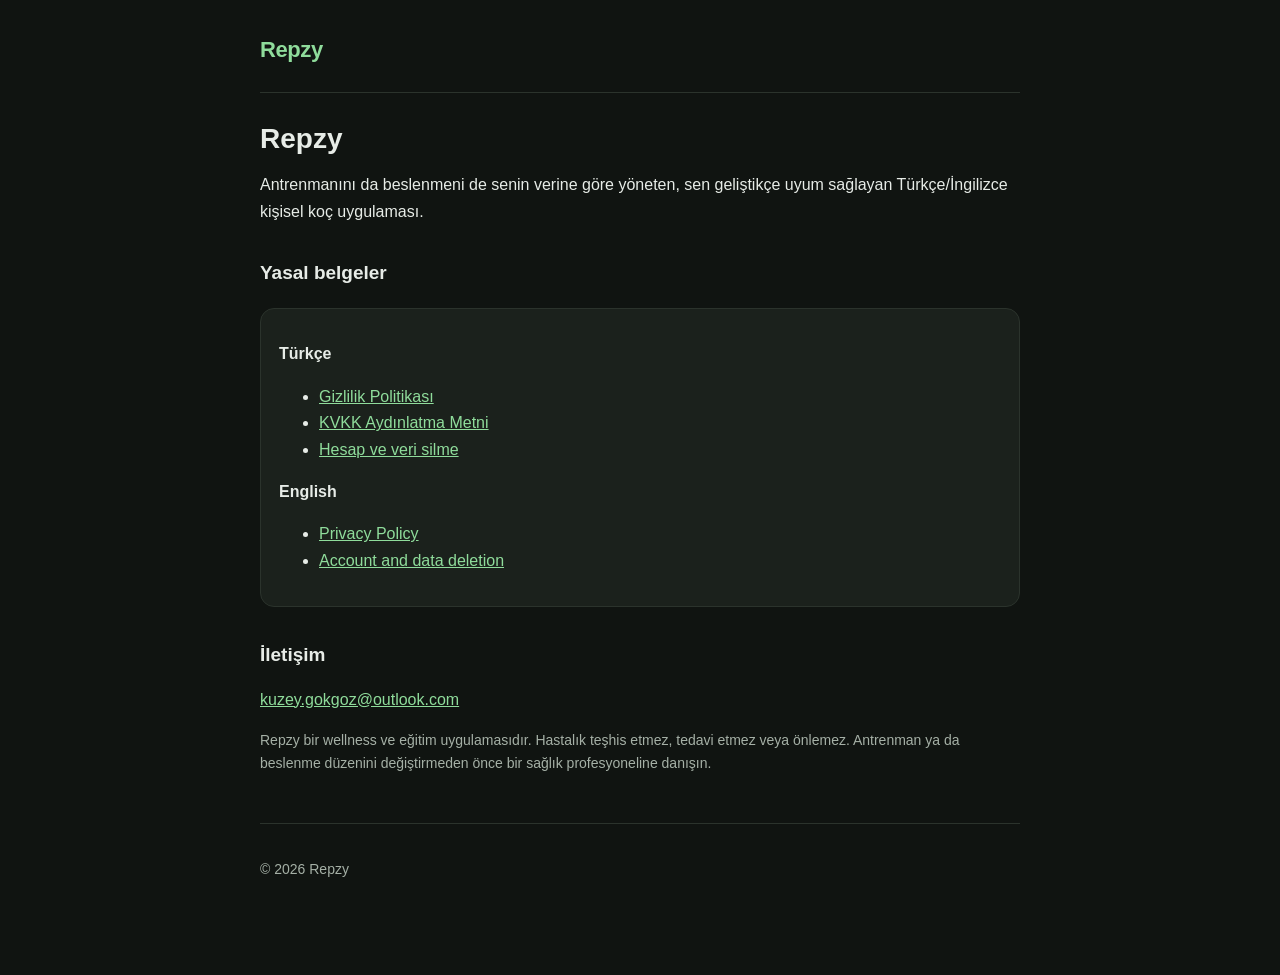
<file: docs/index.html>
<!DOCTYPE html>
<html lang="tr">
<head>
<meta charset="utf-8">
<meta name="viewport" content="width=device-width, initial-scale=1">
<title>Repzy — AI Fitness &amp; Beslenme Koçu</title>
<link rel="stylesheet" href="style.css">
</head>
<body>
<header>
  <a class="brand" href="index.html">Repzy</a>
</header>

<main>
<h1>Repzy</h1>
<p>
  Antrenmanını da beslenmeni de senin verine göre yöneten, sen geliştikçe uyum sağlayan
  Türkçe/İngilizce kişisel koç uygulaması.
</p>

<h2>Yasal belgeler</h2>
<div class="card">
  <p><strong>Türkçe</strong></p>
  <ul>
    <li><a href="gizlilik.html">Gizlilik Politikası</a></li>
    <li><a href="kvkk-aydinlatma.html">KVKK Aydınlatma Metni</a></li>
    <li><a href="hesap-silme.html">Hesap ve veri silme</a></li>
  </ul>
  <p><strong>English</strong></p>
  <ul>
    <li><a href="privacy.html">Privacy Policy</a></li>
    <li><a href="delete-account.html">Account and data deletion</a></li>
  </ul>
</div>

<h2>İletişim</h2>
<p><a href="mailto:kuzey.gokgoz@outlook.com">kuzey.gokgoz@outlook.com</a></p>

<p class="muted">
  Repzy bir wellness ve eğitim uygulamasıdır. Hastalık teşhis etmez, tedavi etmez veya
  önlemez. Antrenman ya da beslenme düzenini değiştirmeden önce bir sağlık profesyoneline
  danışın.
</p>
</main>

<footer>
  <p class="muted">© 2026 Repzy</p>
</footer>
</body>
</html>
</file>
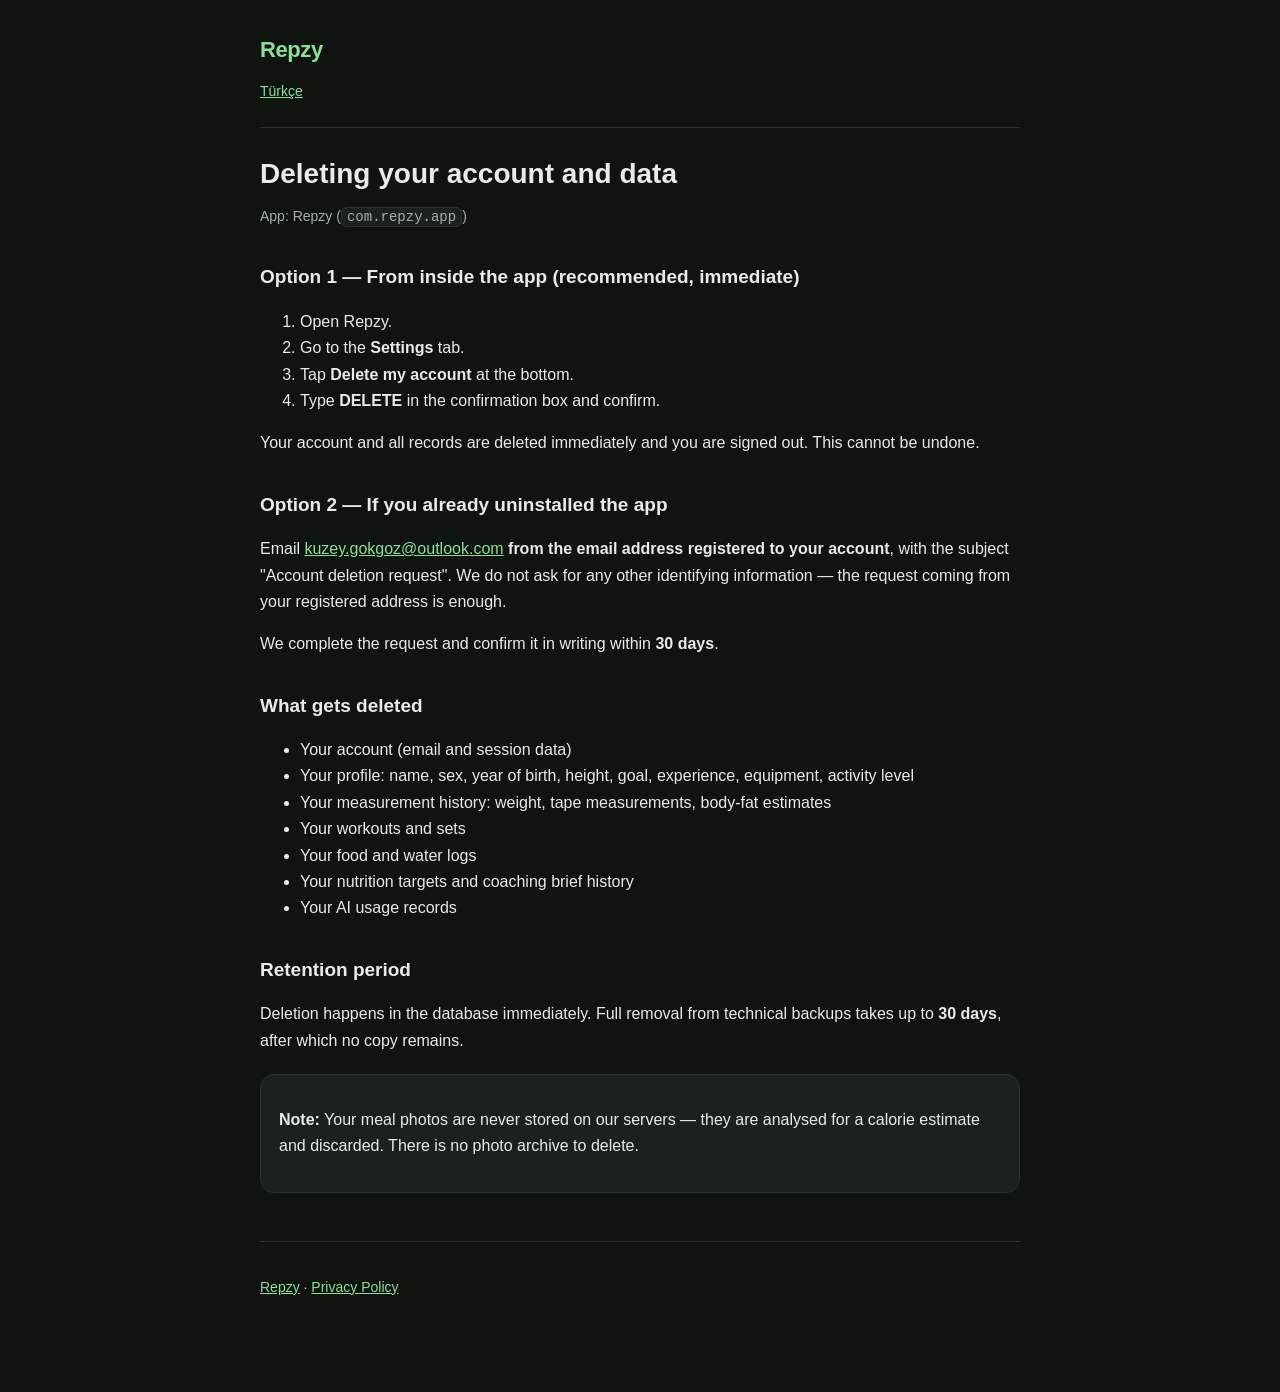
<file: docs/delete-account.html>
<!DOCTYPE html>
<html lang="en">
<head>
<meta charset="utf-8">
<meta name="viewport" content="width=device-width, initial-scale=1">
<title>Account and Data Deletion — Repzy</title>
<link rel="stylesheet" href="style.css">
</head>
<body>
<header>
  <a class="brand" href="index.html">Repzy</a>
  <div class="lang"><a href="hesap-silme.html">Türkçe</a></div>
</header>

<main>
<h1>Deleting your account and data</h1>
<p class="muted">App: Repzy (<code>com.repzy.app</code>)</p>

<h2>Option 1 — From inside the app (recommended, immediate)</h2>
<ol>
  <li>Open Repzy.</li>
  <li>Go to the <strong>Settings</strong> tab.</li>
  <li>Tap <strong>Delete my account</strong> at the bottom.</li>
  <li>Type <strong>DELETE</strong> in the confirmation box and confirm.</li>
</ol>
<p>Your account and all records are deleted immediately and you are signed out. This cannot be undone.</p>

<h2>Option 2 — If you already uninstalled the app</h2>
<p>
  Email
  <a href="mailto:kuzey.gokgoz@outlook.com?subject=Account%20deletion%20request">kuzey.gokgoz@outlook.com</a>
  <strong>from the email address registered to your account</strong>, with the subject
  "Account deletion request". We do not ask for any other identifying information — the
  request coming from your registered address is enough.
</p>
<p>We complete the request and confirm it in writing within <strong>30 days</strong>.</p>

<h2>What gets deleted</h2>
<ul>
  <li>Your account (email and session data)</li>
  <li>Your profile: name, sex, year of birth, height, goal, experience, equipment, activity level</li>
  <li>Your measurement history: weight, tape measurements, body-fat estimates</li>
  <li>Your workouts and sets</li>
  <li>Your food and water logs</li>
  <li>Your nutrition targets and coaching brief history</li>
  <li>Your AI usage records</li>
</ul>

<h2>Retention period</h2>
<p>
  Deletion happens in the database immediately. Full removal from technical backups takes
  up to <strong>30 days</strong>, after which no copy remains.
</p>

<div class="card">
  <p><strong>Note:</strong> Your meal photos are never stored on our servers — they are
  analysed for a calorie estimate and discarded. There is no photo archive to delete.</p>
</div>
</main>

<footer>
  <p class="muted">
    <a href="index.html">Repzy</a> ·
    <a href="privacy.html">Privacy Policy</a>
  </p>
</footer>
</body>
</html>
</file>
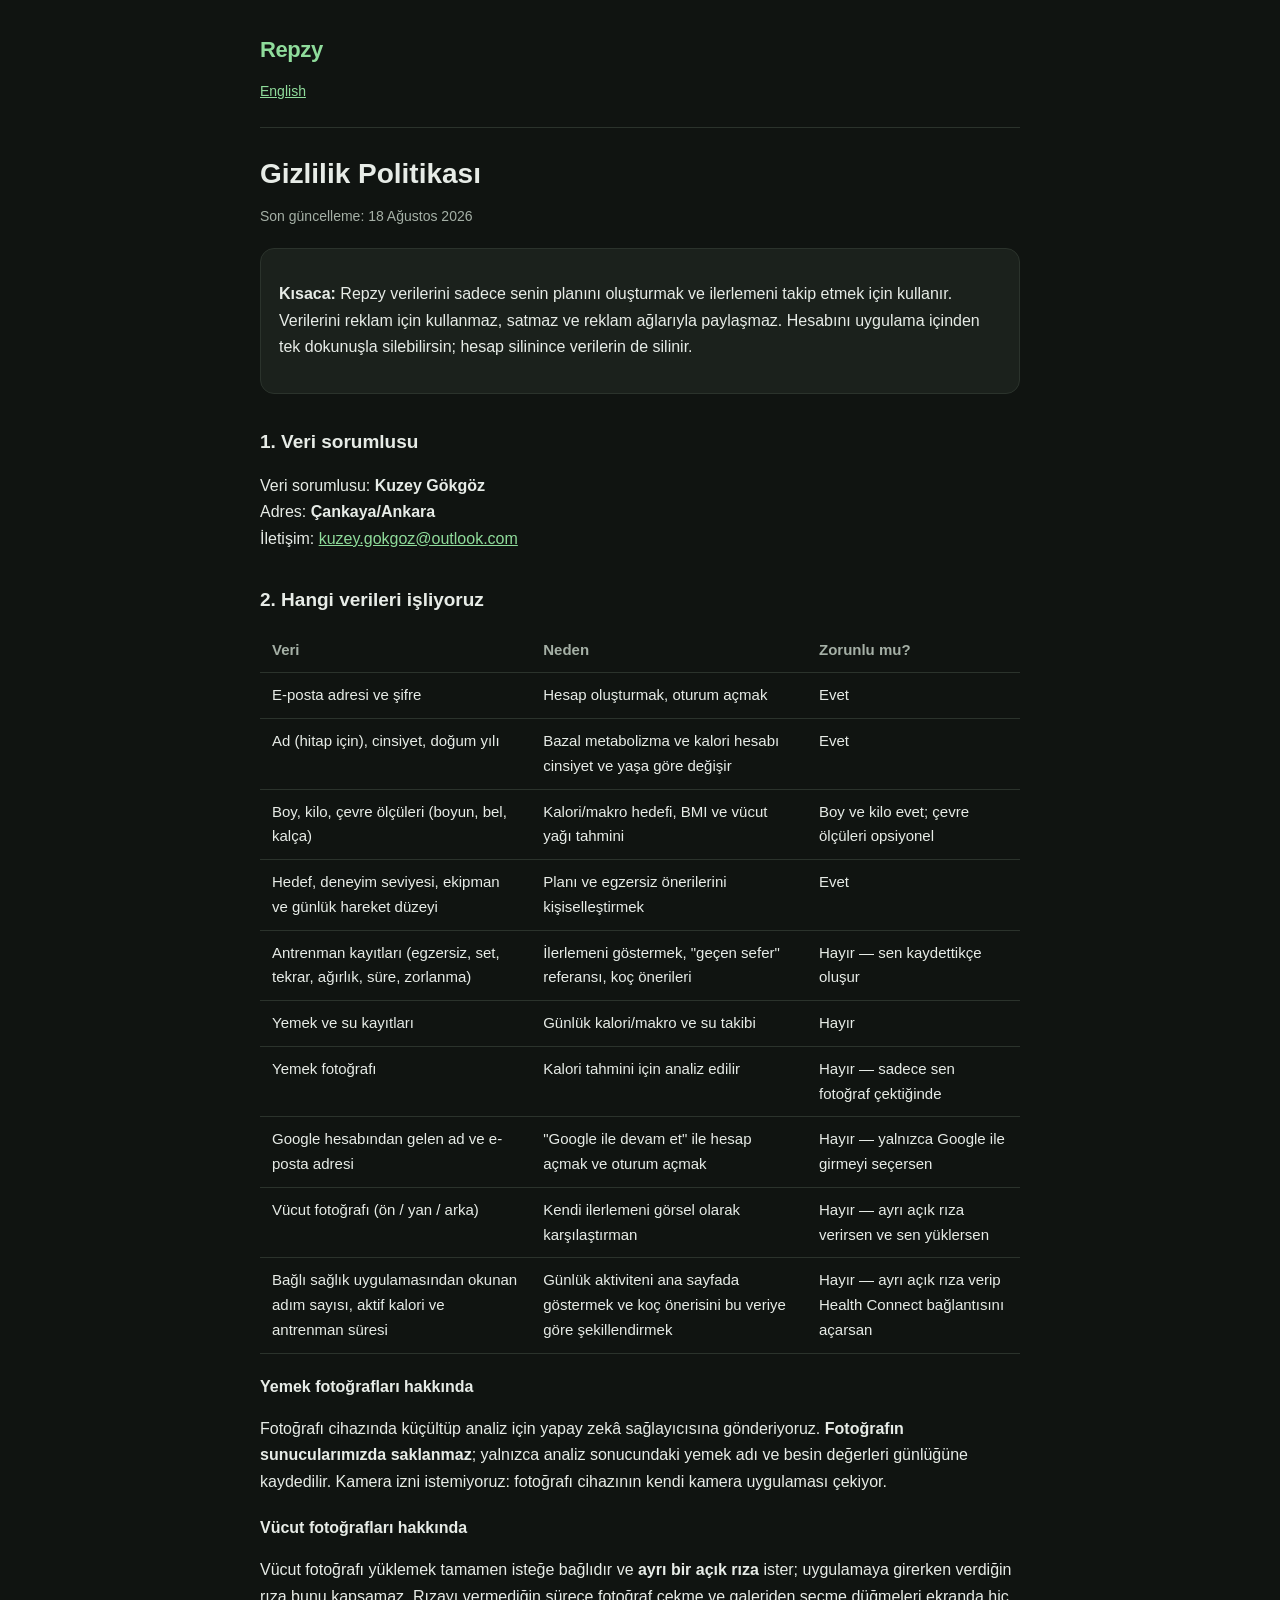
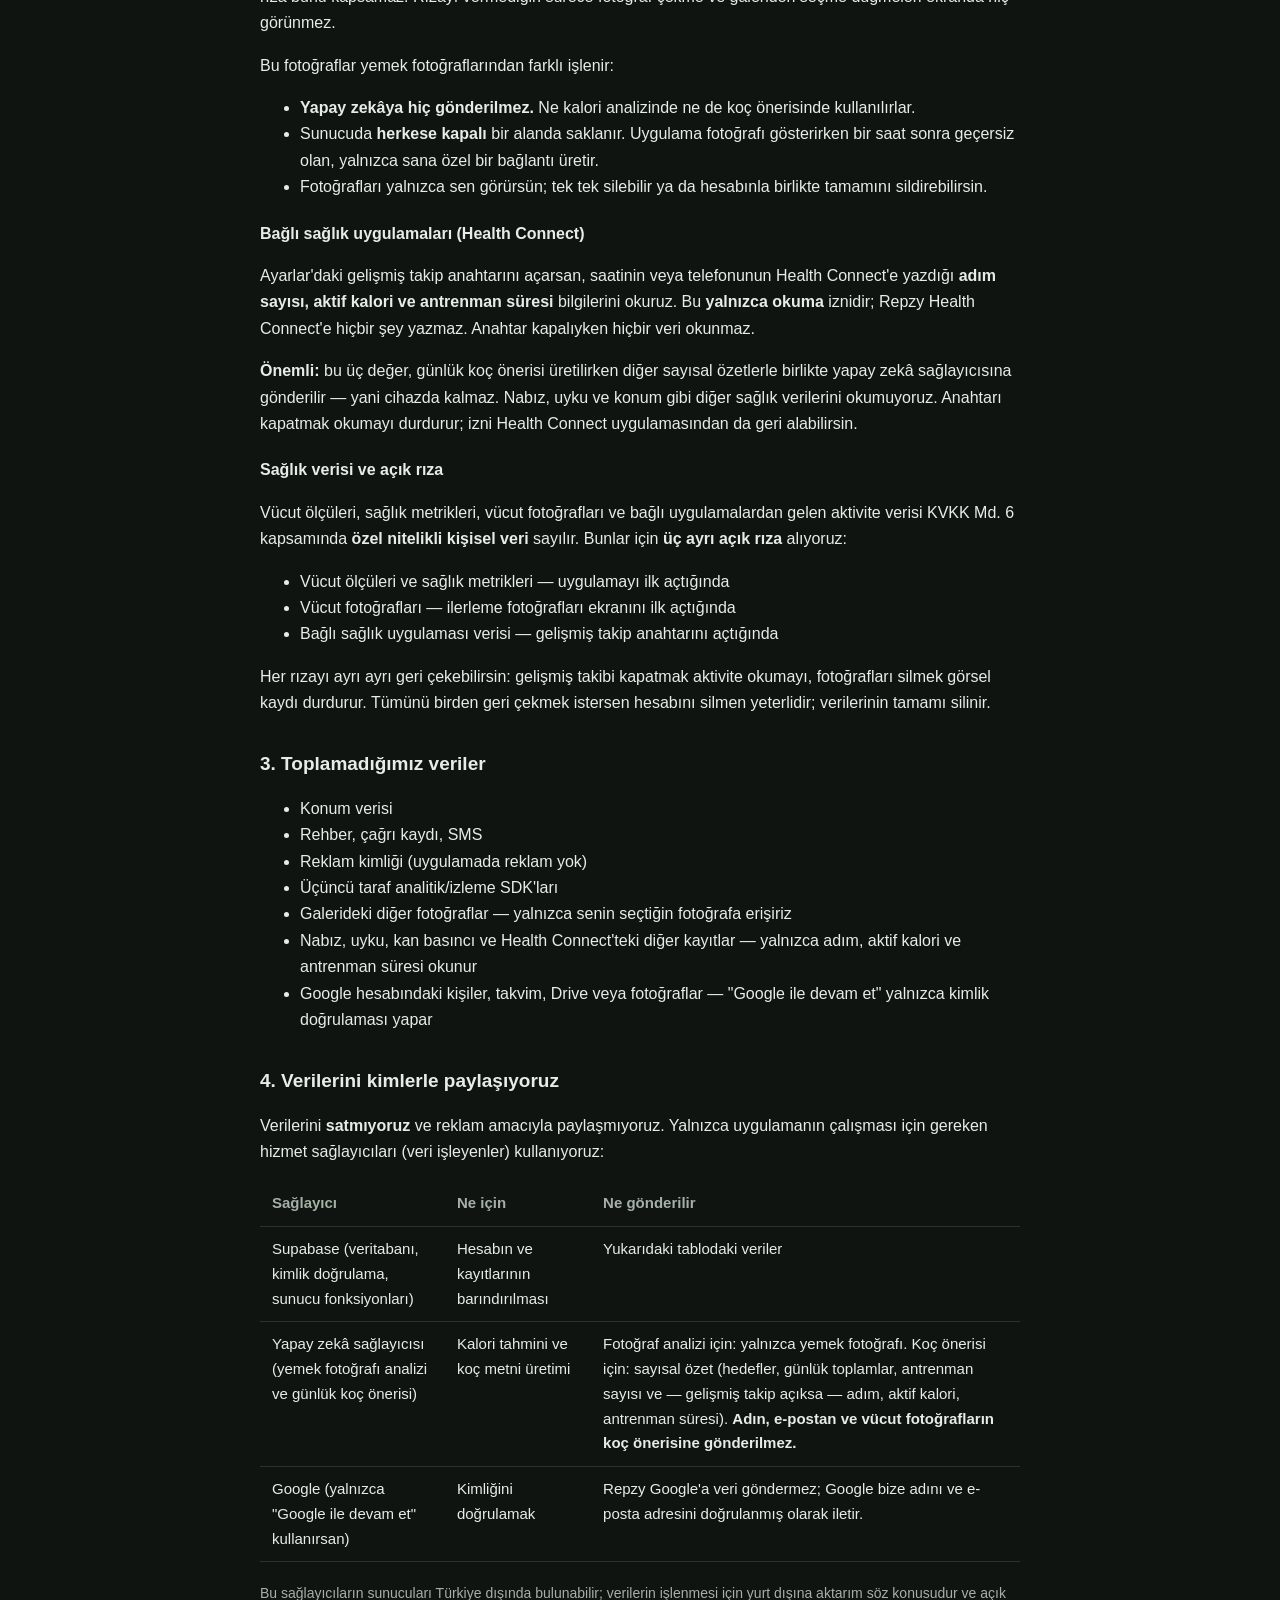
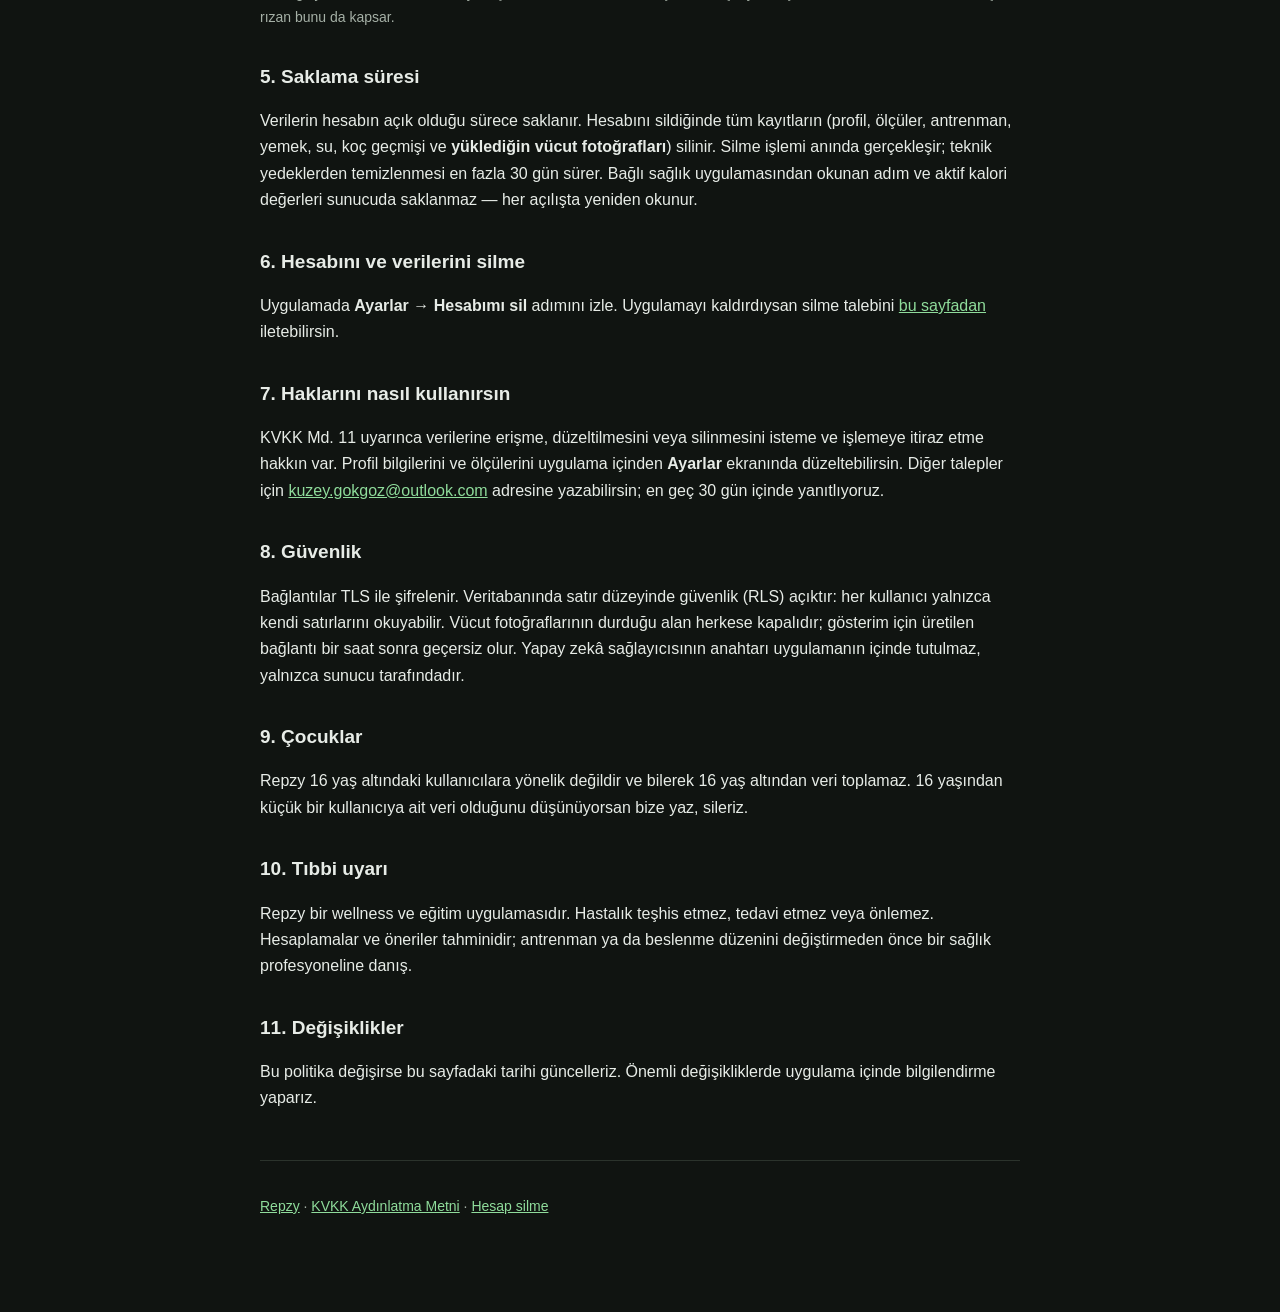
<file: docs/gizlilik.html>
<!DOCTYPE html>
<html lang="tr">
<head>
<meta charset="utf-8">
<meta name="viewport" content="width=device-width, initial-scale=1">
<title>Gizlilik Politikası — Repzy</title>
<link rel="stylesheet" href="style.css">
</head>
<body>
<header>
  <a class="brand" href="index.html">Repzy</a>
  <div class="lang"><a href="privacy.html">English</a></div>
</header>

<main>
<h1>Gizlilik Politikası</h1>
<p class="muted">Son güncelleme: 18 Ağustos 2026</p>

<div class="card">
  <p><strong>Kısaca:</strong> Repzy verilerini sadece senin planını oluşturmak ve
  ilerlemeni takip etmek için kullanır. Verilerini reklam için kullanmaz, satmaz ve
  reklam ağlarıyla paylaşmaz. Hesabını uygulama içinden tek dokunuşla silebilirsin;
  hesap silinince verilerin de silinir.</p>
</div>

<h2>1. Veri sorumlusu</h2>
<p>
  Veri sorumlusu: <strong>Kuzey Gökgöz</strong><br>
  Adres: <strong>Çankaya/Ankara</strong><br>
  İletişim: <a href="mailto:kuzey.gokgoz@outlook.com">kuzey.gokgoz@outlook.com</a>
</p>

<h2>2. Hangi verileri işliyoruz</h2>
<table>
  <tr><th>Veri</th><th>Neden</th><th>Zorunlu mu?</th></tr>
  <tr>
    <td>E-posta adresi ve şifre</td>
    <td>Hesap oluşturmak, oturum açmak</td>
    <td>Evet</td>
  </tr>
  <tr>
    <td>Ad (hitap için), cinsiyet, doğum yılı</td>
    <td>Bazal metabolizma ve kalori hesabı cinsiyet ve yaşa göre değişir</td>
    <td>Evet</td>
  </tr>
  <tr>
    <td>Boy, kilo, çevre ölçüleri (boyun, bel, kalça)</td>
    <td>Kalori/makro hedefi, BMI ve vücut yağı tahmini</td>
    <td>Boy ve kilo evet; çevre ölçüleri opsiyonel</td>
  </tr>
  <tr>
    <td>Hedef, deneyim seviyesi, ekipman ve günlük hareket düzeyi</td>
    <td>Planı ve egzersiz önerilerini kişiselleştirmek</td>
    <td>Evet</td>
  </tr>
  <tr>
    <td>Antrenman kayıtları (egzersiz, set, tekrar, ağırlık, süre, zorlanma)</td>
    <td>İlerlemeni göstermek, "geçen sefer" referansı, koç önerileri</td>
    <td>Hayır — sen kaydettikçe oluşur</td>
  </tr>
  <tr>
    <td>Yemek ve su kayıtları</td>
    <td>Günlük kalori/makro ve su takibi</td>
    <td>Hayır</td>
  </tr>
  <tr>
    <td>Yemek fotoğrafı</td>
    <td>Kalori tahmini için analiz edilir</td>
    <td>Hayır — sadece sen fotoğraf çektiğinde</td>
  </tr>
  <tr>
    <td>Google hesabından gelen ad ve e-posta adresi</td>
    <td>"Google ile devam et" ile hesap açmak ve oturum açmak</td>
    <td>Hayır — yalnızca Google ile girmeyi seçersen</td>
  </tr>
  <tr>
    <td>Vücut fotoğrafı (ön / yan / arka)</td>
    <td>Kendi ilerlemeni görsel olarak karşılaştırman</td>
    <td>Hayır — ayrı açık rıza verirsen ve sen yüklersen</td>
  </tr>
  <tr>
    <td>Bağlı sağlık uygulamasından okunan adım sayısı, aktif kalori ve
        antrenman süresi</td>
    <td>Günlük aktiviteni ana sayfada göstermek ve koç önerisini bu veriye göre
        şekillendirmek</td>
    <td>Hayır — ayrı açık rıza verip Health Connect bağlantısını açarsan</td>
  </tr>
</table>

<h3>Yemek fotoğrafları hakkında</h3>
<p>
  Fotoğrafı cihazında küçültüp analiz için yapay zekâ sağlayıcısına gönderiyoruz.
  <strong>Fotoğrafın sunucularımızda saklanmaz</strong>; yalnızca analiz sonucundaki
  yemek adı ve besin değerleri günlüğüne kaydedilir. Kamera izni istemiyoruz:
  fotoğrafı cihazının kendi kamera uygulaması çekiyor.
</p>

<h3>Vücut fotoğrafları hakkında</h3>
<p>
  Vücut fotoğrafı yüklemek tamamen isteğe bağlıdır ve <strong>ayrı bir açık rıza</strong>
  ister; uygulamaya girerken verdiğin rıza bunu kapsamaz. Rızayı vermediğin sürece
  fotoğraf çekme ve galeriden seçme düğmeleri ekranda hiç görünmez.
</p>
<p>
  Bu fotoğraflar yemek fotoğraflarından farklı işlenir:
</p>
<ul>
  <li><strong>Yapay zekâya hiç gönderilmez.</strong> Ne kalori analizinde ne de koç
      önerisinde kullanılırlar.</li>
  <li>Sunucuda <strong>herkese kapalı</strong> bir alanda saklanır. Uygulama fotoğrafı
      gösterirken bir saat sonra geçersiz olan, yalnızca sana özel bir bağlantı üretir.</li>
  <li>Fotoğrafları yalnızca sen görürsün; tek tek silebilir ya da hesabınla birlikte
      tamamını sildirebilirsin.</li>
</ul>

<h3>Bağlı sağlık uygulamaları (Health Connect)</h3>
<p>
  Ayarlar'daki gelişmiş takip anahtarını açarsan, saatinin veya telefonunun Health
  Connect'e yazdığı <strong>adım sayısı, aktif kalori ve antrenman süresi</strong>
  bilgilerini okuruz. Bu <strong>yalnızca okuma</strong> iznidir; Repzy Health Connect'e
  hiçbir şey yazmaz. Anahtar kapalıyken hiçbir veri okunmaz.
</p>
<p>
  <strong>Önemli:</strong> bu üç değer, günlük koç önerisi üretilirken diğer sayısal
  özetlerle birlikte yapay zekâ sağlayıcısına gönderilir — yani cihazda kalmaz.
  Nabız, uyku ve konum gibi diğer sağlık verilerini okumuyoruz. Anahtarı kapatmak
  okumayı durdurur; izni Health Connect uygulamasından da geri alabilirsin.
</p>

<h3>Sağlık verisi ve açık rıza</h3>
<p>
  Vücut ölçüleri, sağlık metrikleri, vücut fotoğrafları ve bağlı uygulamalardan gelen
  aktivite verisi KVKK Md. 6 kapsamında <strong>özel nitelikli kişisel veri</strong>
  sayılır. Bunlar için <strong>üç ayrı açık rıza</strong> alıyoruz:
</p>
<ul>
  <li>Vücut ölçüleri ve sağlık metrikleri — uygulamayı ilk açtığında</li>
  <li>Vücut fotoğrafları — ilerleme fotoğrafları ekranını ilk açtığında</li>
  <li>Bağlı sağlık uygulaması verisi — gelişmiş takip anahtarını açtığında</li>
</ul>
<p>
  Her rızayı ayrı ayrı geri çekebilirsin: gelişmiş takibi kapatmak aktivite okumayı,
  fotoğrafları silmek görsel kaydı durdurur. Tümünü birden geri çekmek istersen
  hesabını silmen yeterlidir; verilerinin tamamı silinir.
</p>

<h2>3. Toplamadığımız veriler</h2>
<ul>
  <li>Konum verisi</li>
  <li>Rehber, çağrı kaydı, SMS</li>
  <li>Reklam kimliği (uygulamada reklam yok)</li>
  <li>Üçüncü taraf analitik/izleme SDK'ları</li>
  <li>Galerideki diğer fotoğraflar — yalnızca senin seçtiğin fotoğrafa erişiriz</li>
  <li>Nabız, uyku, kan basıncı ve Health Connect'teki diğer kayıtlar — yalnızca adım,
      aktif kalori ve antrenman süresi okunur</li>
  <li>Google hesabındaki kişiler, takvim, Drive veya fotoğraflar — "Google ile devam et"
      yalnızca kimlik doğrulaması yapar</li>
</ul>

<h2>4. Verilerini kimlerle paylaşıyoruz</h2>
<p>Verilerini <strong>satmıyoruz</strong> ve reklam amacıyla paylaşmıyoruz. Yalnızca
uygulamanın çalışması için gereken hizmet sağlayıcıları (veri işleyenler) kullanıyoruz:</p>
<table>
  <tr><th>Sağlayıcı</th><th>Ne için</th><th>Ne gönderilir</th></tr>
  <tr>
    <td>Supabase (veritabanı, kimlik doğrulama, sunucu fonksiyonları)</td>
    <td>Hesabın ve kayıtlarının barındırılması</td>
    <td>Yukarıdaki tablodaki veriler</td>
  </tr>
  <tr>
    <td>Yapay zekâ sağlayıcısı (yemek fotoğrafı analizi ve günlük koç önerisi)</td>
    <td>Kalori tahmini ve koç metni üretimi</td>
    <td>Fotoğraf analizi için: yalnızca yemek fotoğrafı. Koç önerisi için: sayısal özet
    (hedefler, günlük toplamlar, antrenman sayısı ve — gelişmiş takip açıksa — adım,
    aktif kalori, antrenman süresi). <strong>Adın, e-postan ve vücut fotoğrafların
    koç önerisine gönderilmez.</strong></td>
  </tr>
  <tr>
    <td>Google (yalnızca "Google ile devam et" kullanırsan)</td>
    <td>Kimliğini doğrulamak</td>
    <td>Repzy Google'a veri göndermez; Google bize adını ve e-posta adresini
    doğrulanmış olarak iletir.</td>
  </tr>
</table>
<p class="muted">
  Bu sağlayıcıların sunucuları Türkiye dışında bulunabilir; verilerin işlenmesi için
  yurt dışına aktarım söz konusudur ve açık rızan bunu da kapsar.
</p>

<h2>5. Saklama süresi</h2>
<p>
  Verilerin hesabın açık olduğu sürece saklanır. Hesabını sildiğinde tüm kayıtların
  (profil, ölçüler, antrenman, yemek, su, koç geçmişi ve <strong>yüklediğin vücut
  fotoğrafları</strong>) silinir. Silme işlemi anında gerçekleşir; teknik yedeklerden
  temizlenmesi en fazla 30 gün sürer. Bağlı sağlık uygulamasından okunan adım ve
  aktif kalori değerleri sunucuda saklanmaz — her açılışta yeniden okunur.
</p>

<h2>6. Hesabını ve verilerini silme</h2>
<p>
  Uygulamada <strong>Ayarlar → Hesabımı sil</strong> adımını izle. Uygulamayı
  kaldırdıysan silme talebini <a href="hesap-silme.html">bu sayfadan</a> iletebilirsin.
</p>

<h2>7. Haklarını nasıl kullanırsın</h2>
<p>
  KVKK Md. 11 uyarınca verilerine erişme, düzeltilmesini veya silinmesini isteme ve
  işlemeye itiraz etme hakkın var. Profil bilgilerini ve ölçülerini uygulama içinden
  <strong>Ayarlar</strong> ekranında düzeltebilirsin. Diğer talepler için
  <a href="mailto:kuzey.gokgoz@outlook.com">kuzey.gokgoz@outlook.com</a> adresine yazabilirsin;
  en geç 30 gün içinde yanıtlıyoruz.
</p>

<h2>8. Güvenlik</h2>
<p>
  Bağlantılar TLS ile şifrelenir. Veritabanında satır düzeyinde güvenlik (RLS) açıktır:
  her kullanıcı yalnızca kendi satırlarını okuyabilir. Vücut fotoğraflarının durduğu
  alan herkese kapalıdır; gösterim için üretilen bağlantı bir saat sonra geçersiz olur.
  Yapay zekâ sağlayıcısının anahtarı uygulamanın içinde tutulmaz, yalnızca sunucu
  tarafındadır.
</p>

<h2>9. Çocuklar</h2>
<p>
  Repzy 16 yaş altındaki kullanıcılara yönelik değildir ve bilerek 16 yaş altından
  veri toplamaz. 16 yaşından küçük bir kullanıcıya ait veri olduğunu düşünüyorsan
  bize yaz, sileriz.
</p>

<h2>10. Tıbbi uyarı</h2>
<p>
  Repzy bir wellness ve eğitim uygulamasıdır. Hastalık teşhis etmez, tedavi etmez veya
  önlemez. Hesaplamalar ve öneriler tahminidir; antrenman ya da beslenme düzenini
  değiştirmeden önce bir sağlık profesyoneline danış.
</p>

<h2>11. Değişiklikler</h2>
<p>
  Bu politika değişirse bu sayfadaki tarihi güncelleriz. Önemli değişikliklerde
  uygulama içinde bilgilendirme yaparız.
</p>
</main>

<footer>
  <p class="muted">
    <a href="index.html">Repzy</a> ·
    <a href="kvkk-aydinlatma.html">KVKK Aydınlatma Metni</a> ·
    <a href="hesap-silme.html">Hesap silme</a>
  </p>
</footer>
</body>
</html>
</file>
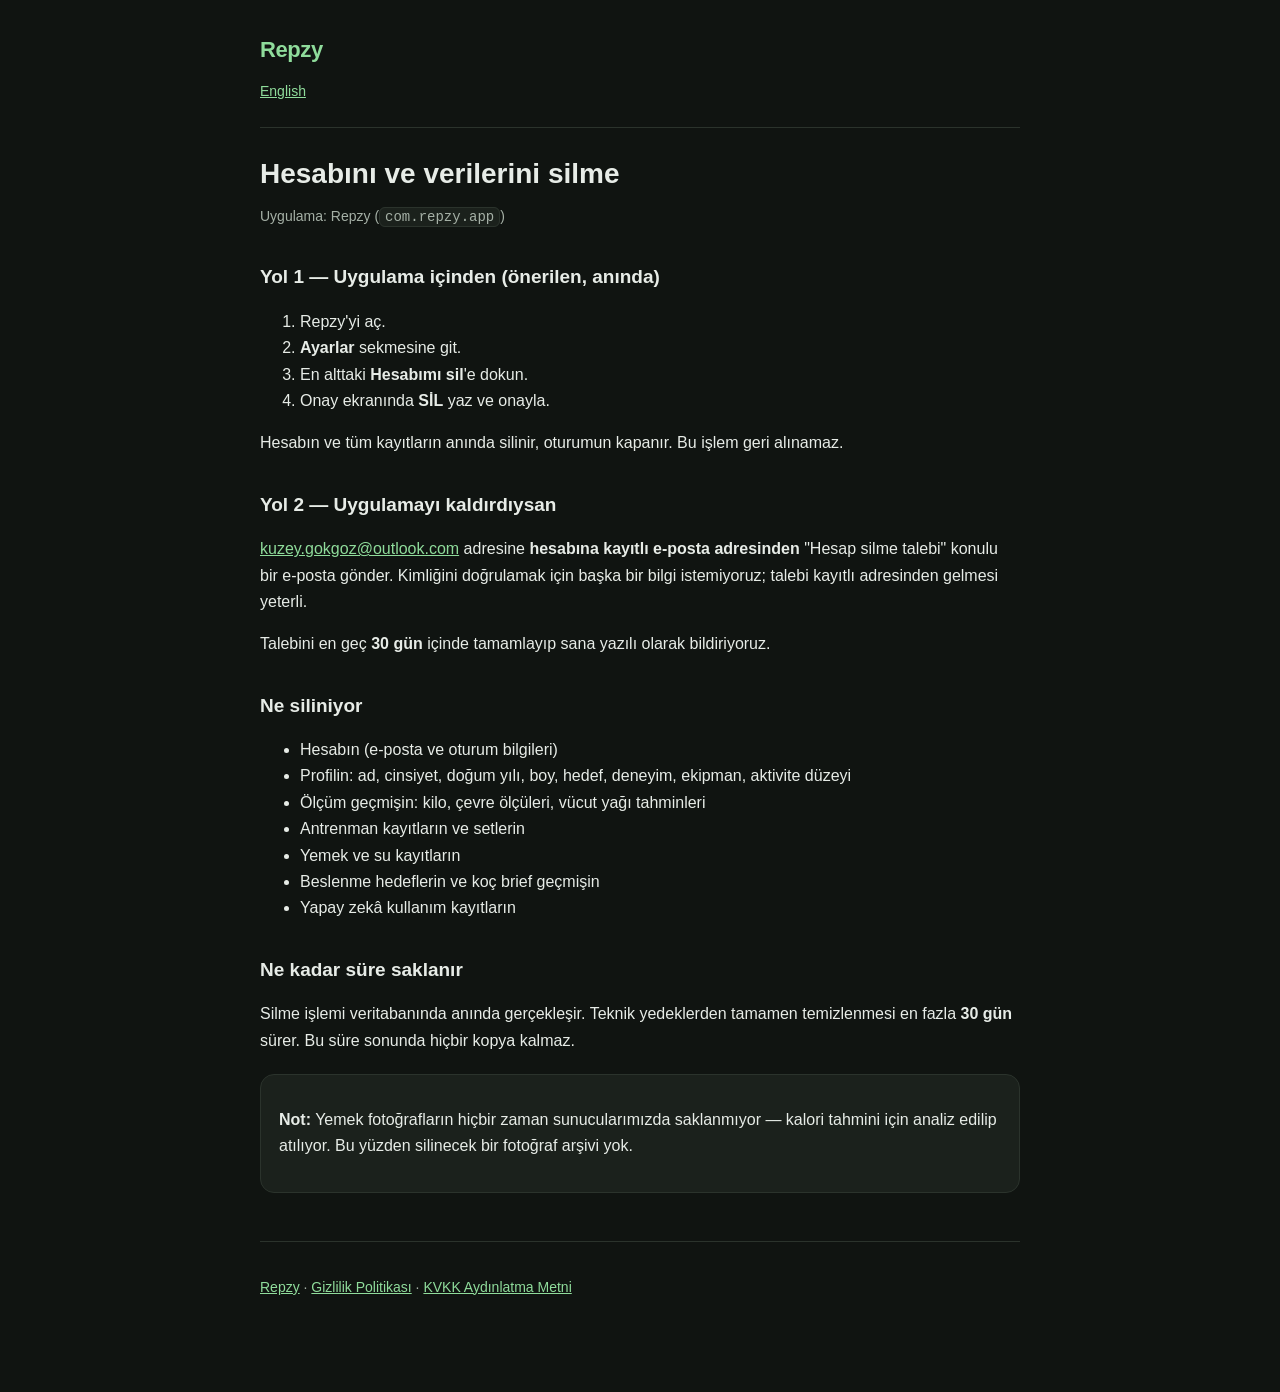
<file: docs/hesap-silme.html>
<!DOCTYPE html>
<html lang="tr">
<head>
<meta charset="utf-8">
<meta name="viewport" content="width=device-width, initial-scale=1">
<title>Hesap ve Veri Silme — Repzy</title>
<link rel="stylesheet" href="style.css">
</head>
<body>
<header>
  <a class="brand" href="index.html">Repzy</a>
  <div class="lang"><a href="delete-account.html">English</a></div>
</header>

<main>
<h1>Hesabını ve verilerini silme</h1>
<p class="muted">Uygulama: Repzy (<code>com.repzy.app</code>)</p>

<h2>Yol 1 — Uygulama içinden (önerilen, anında)</h2>
<ol>
  <li>Repzy'yi aç.</li>
  <li><strong>Ayarlar</strong> sekmesine git.</li>
  <li>En alttaki <strong>Hesabımı sil</strong>'e dokun.</li>
  <li>Onay ekranında <strong>SİL</strong> yaz ve onayla.</li>
</ol>
<p>Hesabın ve tüm kayıtların anında silinir, oturumun kapanır. Bu işlem geri alınamaz.</p>

<h2>Yol 2 — Uygulamayı kaldırdıysan</h2>
<p>
  <a href="mailto:kuzey.gokgoz@outlook.com?subject=Hesap%20silme%20talebi">kuzey.gokgoz@outlook.com</a>
  adresine <strong>hesabına kayıtlı e-posta adresinden</strong> "Hesap silme talebi"
  konulu bir e-posta gönder. Kimliğini doğrulamak için başka bir bilgi istemiyoruz;
  talebi kayıtlı adresinden gelmesi yeterli.
</p>
<p>Talebini en geç <strong>30 gün</strong> içinde tamamlayıp sana yazılı olarak bildiriyoruz.</p>

<h2>Ne siliniyor</h2>
<ul>
  <li>Hesabın (e-posta ve oturum bilgileri)</li>
  <li>Profilin: ad, cinsiyet, doğum yılı, boy, hedef, deneyim, ekipman, aktivite düzeyi</li>
  <li>Ölçüm geçmişin: kilo, çevre ölçüleri, vücut yağı tahminleri</li>
  <li>Antrenman kayıtların ve setlerin</li>
  <li>Yemek ve su kayıtların</li>
  <li>Beslenme hedeflerin ve koç brief geçmişin</li>
  <li>Yapay zekâ kullanım kayıtların</li>
</ul>

<h2>Ne kadar süre saklanır</h2>
<p>
  Silme işlemi veritabanında anında gerçekleşir. Teknik yedeklerden tamamen temizlenmesi
  en fazla <strong>30 gün</strong> sürer. Bu süre sonunda hiçbir kopya kalmaz.
</p>

<div class="card">
  <p><strong>Not:</strong> Yemek fotoğrafların hiçbir zaman sunucularımızda saklanmıyor —
  kalori tahmini için analiz edilip atılıyor. Bu yüzden silinecek bir fotoğraf arşivi yok.</p>
</div>
</main>

<footer>
  <p class="muted">
    <a href="index.html">Repzy</a> ·
    <a href="gizlilik.html">Gizlilik Politikası</a> ·
    <a href="kvkk-aydinlatma.html">KVKK Aydınlatma Metni</a>
  </p>
</footer>
</body>
</html>
</file>
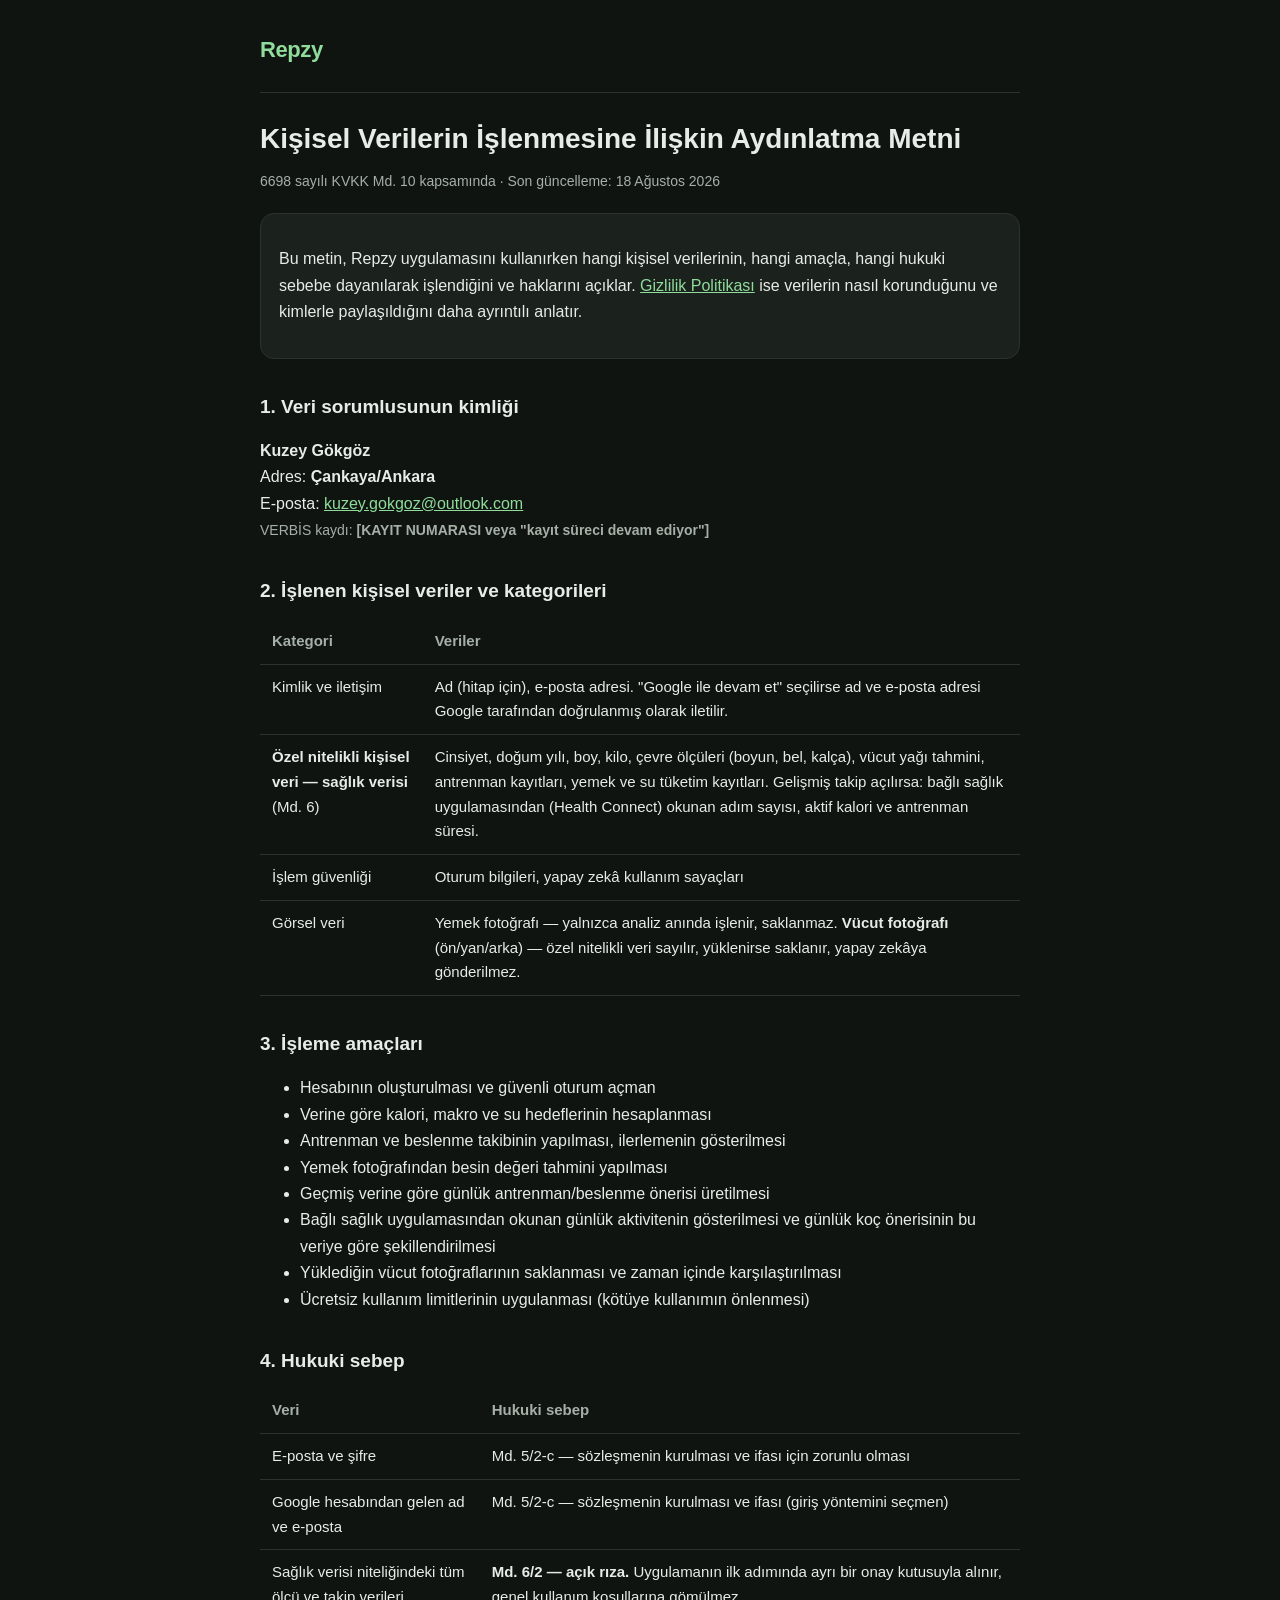
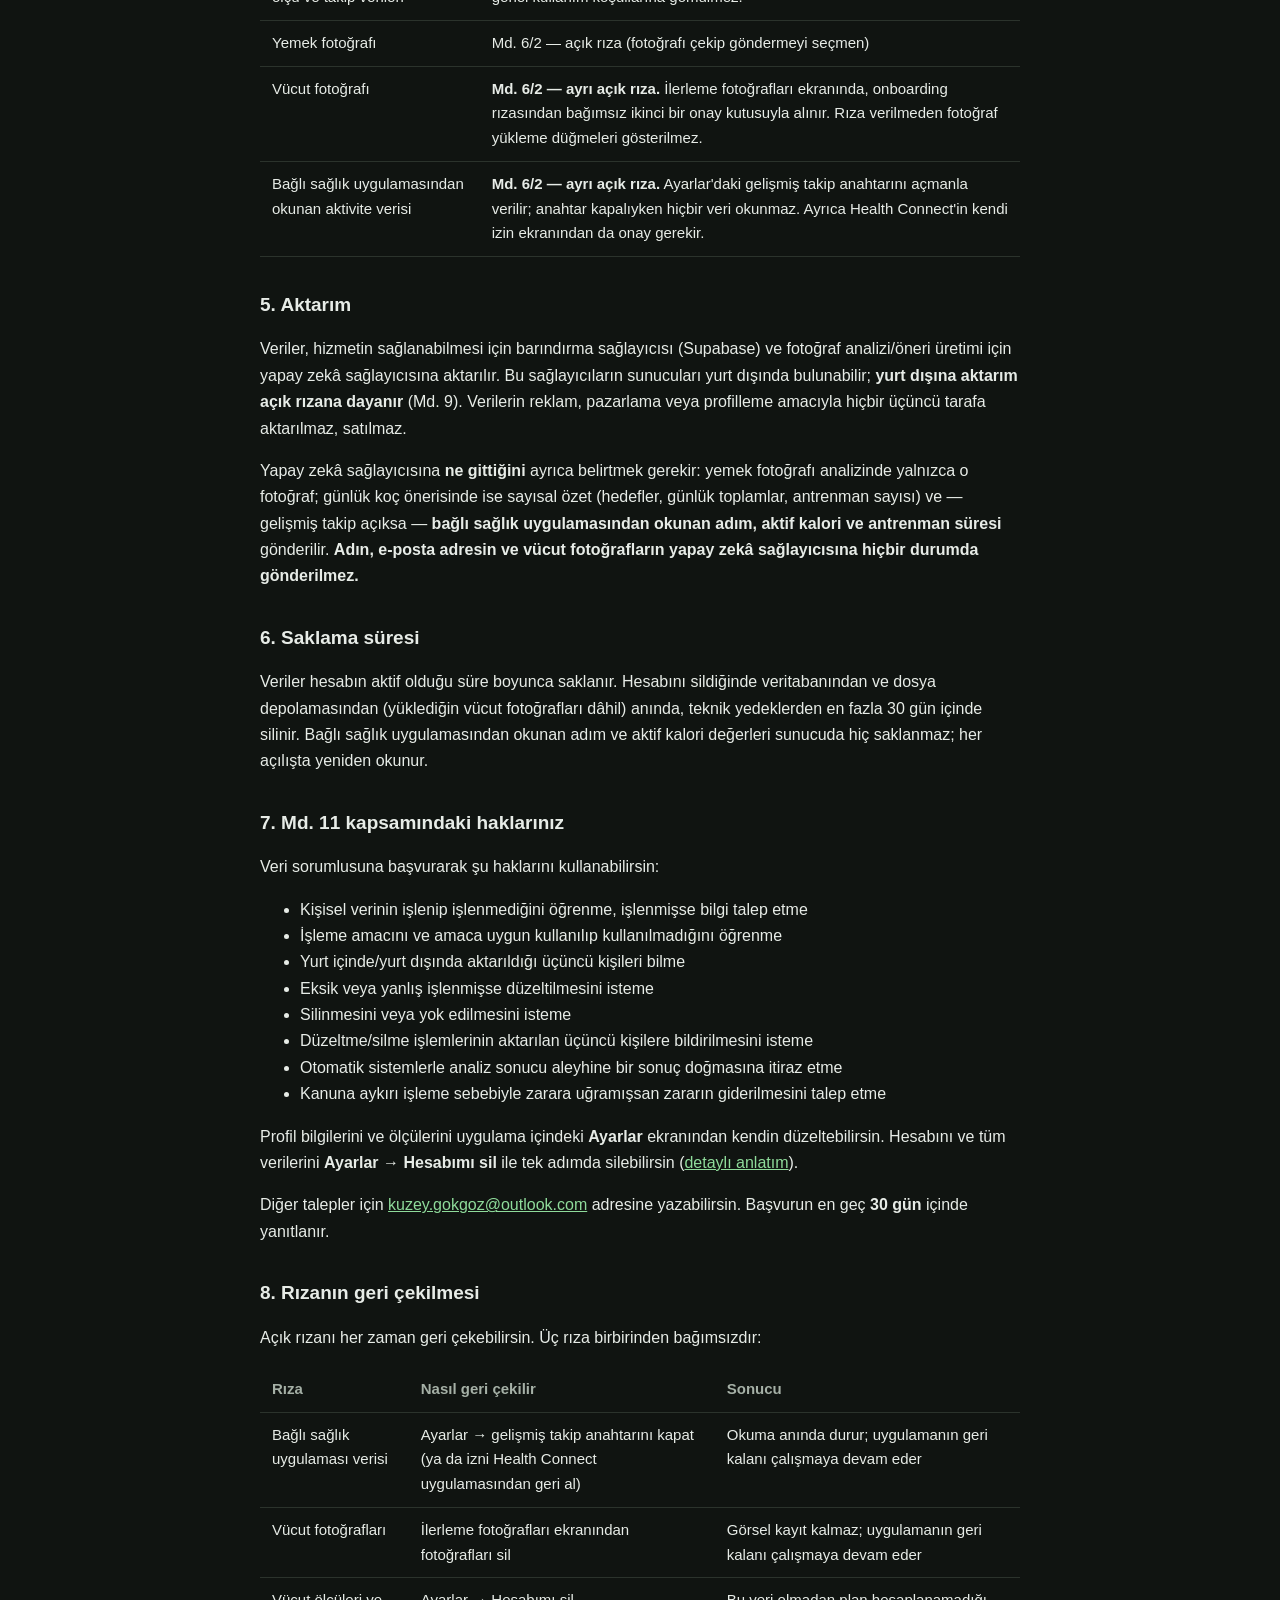
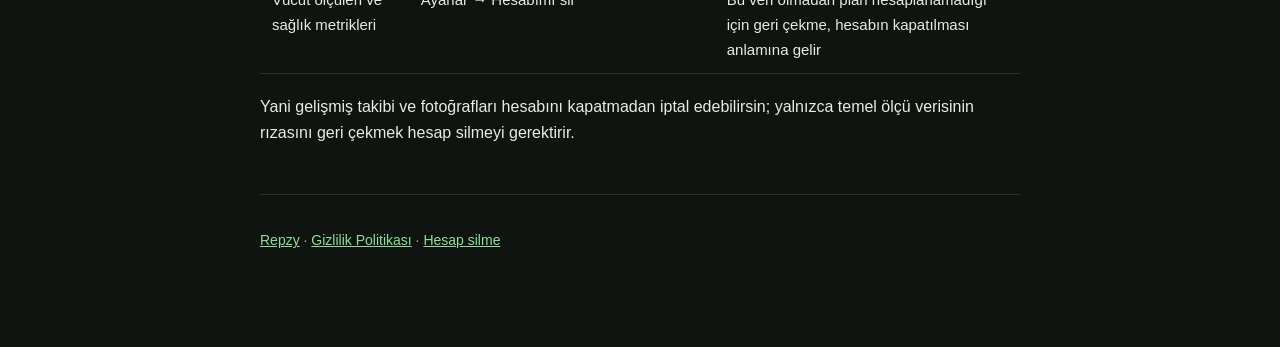
<file: docs/kvkk-aydinlatma.html>
<!DOCTYPE html>
<html lang="tr">
<head>
<meta charset="utf-8">
<meta name="viewport" content="width=device-width, initial-scale=1">
<title>KVKK Aydınlatma Metni — Repzy</title>
<link rel="stylesheet" href="style.css">
</head>
<body>
<header>
  <a class="brand" href="index.html">Repzy</a>
</header>

<main>
<h1>Kişisel Verilerin İşlenmesine İlişkin Aydınlatma Metni</h1>
<p class="muted">6698 sayılı KVKK Md. 10 kapsamında · Son güncelleme: 18 Ağustos 2026</p>

<div class="card">
  <p>Bu metin, Repzy uygulamasını kullanırken hangi kişisel verilerinin, hangi amaçla,
  hangi hukuki sebebe dayanılarak işlendiğini ve haklarını açıklar.
  <a href="gizlilik.html">Gizlilik Politikası</a> ise verilerin nasıl korunduğunu ve
  kimlerle paylaşıldığını daha ayrıntılı anlatır.</p>
</div>

<h2>1. Veri sorumlusunun kimliği</h2>
<p>
  <strong>Kuzey Gökgöz</strong><br>
  Adres: <strong>Çankaya/Ankara</strong><br>
  E-posta: <a href="mailto:kuzey.gokgoz@outlook.com">kuzey.gokgoz@outlook.com</a><br>
  <span class="muted">VERBİS kaydı: <strong>[KAYIT NUMARASI veya "kayıt süreci devam ediyor"]</strong></span>
</p>

<h2>2. İşlenen kişisel veriler ve kategorileri</h2>
<table>
  <tr><th>Kategori</th><th>Veriler</th></tr>
  <tr>
    <td>Kimlik ve iletişim</td>
    <td>Ad (hitap için), e-posta adresi. "Google ile devam et" seçilirse ad ve e-posta
    adresi Google tarafından doğrulanmış olarak iletilir.</td>
  </tr>
  <tr>
    <td><strong>Özel nitelikli kişisel veri — sağlık verisi</strong> (Md. 6)</td>
    <td>Cinsiyet, doğum yılı, boy, kilo, çevre ölçüleri (boyun, bel, kalça), vücut yağı
    tahmini, antrenman kayıtları, yemek ve su tüketim kayıtları. Gelişmiş takip
    açılırsa: bağlı sağlık uygulamasından (Health Connect) okunan adım sayısı, aktif
    kalori ve antrenman süresi.</td>
  </tr>
  <tr>
    <td>İşlem güvenliği</td>
    <td>Oturum bilgileri, yapay zekâ kullanım sayaçları</td>
  </tr>
  <tr>
    <td>Görsel veri</td>
    <td>Yemek fotoğrafı — yalnızca analiz anında işlenir, saklanmaz.
    <strong>Vücut fotoğrafı</strong> (ön/yan/arka) — özel nitelikli veri sayılır,
    yüklenirse saklanır, yapay zekâya gönderilmez.</td>
  </tr>
</table>

<h2>3. İşleme amaçları</h2>
<ul>
  <li>Hesabının oluşturulması ve güvenli oturum açman</li>
  <li>Verine göre kalori, makro ve su hedeflerinin hesaplanması</li>
  <li>Antrenman ve beslenme takibinin yapılması, ilerlemenin gösterilmesi</li>
  <li>Yemek fotoğrafından besin değeri tahmini yapılması</li>
  <li>Geçmiş verine göre günlük antrenman/beslenme önerisi üretilmesi</li>
  <li>Bağlı sağlık uygulamasından okunan günlük aktivitenin gösterilmesi ve günlük
      koç önerisinin bu veriye göre şekillendirilmesi</li>
  <li>Yüklediğin vücut fotoğraflarının saklanması ve zaman içinde karşılaştırılması</li>
  <li>Ücretsiz kullanım limitlerinin uygulanması (kötüye kullanımın önlenmesi)</li>
</ul>

<h2>4. Hukuki sebep</h2>
<table>
  <tr><th>Veri</th><th>Hukuki sebep</th></tr>
  <tr>
    <td>E-posta ve şifre</td>
    <td>Md. 5/2-c — sözleşmenin kurulması ve ifası için zorunlu olması</td>
  </tr>
  <tr>
    <td>Google hesabından gelen ad ve e-posta</td>
    <td>Md. 5/2-c — sözleşmenin kurulması ve ifası (giriş yöntemini seçmen)</td>
  </tr>
  <tr>
    <td>Sağlık verisi niteliğindeki tüm ölçü ve takip verileri</td>
    <td><strong>Md. 6/2 — açık rıza.</strong> Uygulamanın ilk adımında ayrı bir onay
    kutusuyla alınır, genel kullanım koşullarına gömülmez.</td>
  </tr>
  <tr>
    <td>Yemek fotoğrafı</td>
    <td>Md. 6/2 — açık rıza (fotoğrafı çekip göndermeyi seçmen)</td>
  </tr>
  <tr>
    <td>Vücut fotoğrafı</td>
    <td><strong>Md. 6/2 — ayrı açık rıza.</strong> İlerleme fotoğrafları ekranında,
    onboarding rızasından bağımsız ikinci bir onay kutusuyla alınır. Rıza verilmeden
    fotoğraf yükleme düğmeleri gösterilmez.</td>
  </tr>
  <tr>
    <td>Bağlı sağlık uygulamasından okunan aktivite verisi</td>
    <td><strong>Md. 6/2 — ayrı açık rıza.</strong> Ayarlar'daki gelişmiş takip
    anahtarını açmanla verilir; anahtar kapalıyken hiçbir veri okunmaz. Ayrıca
    Health Connect'in kendi izin ekranından da onay gerekir.</td>
  </tr>
</table>

<h2>5. Aktarım</h2>
<p>
  Veriler, hizmetin sağlanabilmesi için barındırma sağlayıcısı (Supabase) ve fotoğraf
  analizi/öneri üretimi için yapay zekâ sağlayıcısına aktarılır. Bu sağlayıcıların
  sunucuları yurt dışında bulunabilir; <strong>yurt dışına aktarım açık rızana
  dayanır</strong> (Md. 9). Verilerin reklam, pazarlama veya profilleme amacıyla
  hiçbir üçüncü tarafa aktarılmaz, satılmaz.
</p>
<p>
  Yapay zekâ sağlayıcısına <strong>ne gittiğini</strong> ayrıca belirtmek gerekir:
  yemek fotoğrafı analizinde yalnızca o fotoğraf; günlük koç önerisinde ise sayısal
  özet (hedefler, günlük toplamlar, antrenman sayısı) ve — gelişmiş takip açıksa —
  <strong>bağlı sağlık uygulamasından okunan adım, aktif kalori ve antrenman süresi</strong>
  gönderilir. <strong>Adın, e-posta adresin ve vücut fotoğrafların yapay zekâ
  sağlayıcısına hiçbir durumda gönderilmez.</strong>
</p>

<h2>6. Saklama süresi</h2>
<p>
  Veriler hesabın aktif olduğu süre boyunca saklanır. Hesabını sildiğinde veritabanından
  ve dosya depolamasından (yüklediğin vücut fotoğrafları dâhil) anında, teknik yedeklerden
  en fazla 30 gün içinde silinir. Bağlı sağlık uygulamasından okunan adım ve aktif kalori
  değerleri sunucuda hiç saklanmaz; her açılışta yeniden okunur.
</p>

<h2>7. Md. 11 kapsamındaki haklarınız</h2>
<p>Veri sorumlusuna başvurarak şu haklarını kullanabilirsin:</p>
<ul>
  <li>Kişisel verinin işlenip işlenmediğini öğrenme, işlenmişse bilgi talep etme</li>
  <li>İşleme amacını ve amaca uygun kullanılıp kullanılmadığını öğrenme</li>
  <li>Yurt içinde/yurt dışında aktarıldığı üçüncü kişileri bilme</li>
  <li>Eksik veya yanlış işlenmişse düzeltilmesini isteme</li>
  <li>Silinmesini veya yok edilmesini isteme</li>
  <li>Düzeltme/silme işlemlerinin aktarılan üçüncü kişilere bildirilmesini isteme</li>
  <li>Otomatik sistemlerle analiz sonucu aleyhine bir sonuç doğmasına itiraz etme</li>
  <li>Kanuna aykırı işleme sebebiyle zarara uğramışsan zararın giderilmesini talep etme</li>
</ul>
<p>
  Profil bilgilerini ve ölçülerini uygulama içindeki <strong>Ayarlar</strong> ekranından
  kendin düzeltebilirsin. Hesabını ve tüm verilerini
  <strong>Ayarlar → Hesabımı sil</strong> ile tek adımda silebilirsin
  (<a href="hesap-silme.html">detaylı anlatım</a>).
</p>
<p>
  Diğer talepler için <a href="mailto:kuzey.gokgoz@outlook.com">kuzey.gokgoz@outlook.com</a> adresine
  yazabilirsin. Başvurun en geç <strong>30 gün</strong> içinde yanıtlanır.
</p>

<h2>8. Rızanın geri çekilmesi</h2>
<p>
  Açık rızanı her zaman geri çekebilirsin. Üç rıza birbirinden bağımsızdır:
</p>
<table>
  <tr><th>Rıza</th><th>Nasıl geri çekilir</th><th>Sonucu</th></tr>
  <tr>
    <td>Bağlı sağlık uygulaması verisi</td>
    <td>Ayarlar → gelişmiş takip anahtarını kapat (ya da izni Health Connect
    uygulamasından geri al)</td>
    <td>Okuma anında durur; uygulamanın geri kalanı çalışmaya devam eder</td>
  </tr>
  <tr>
    <td>Vücut fotoğrafları</td>
    <td>İlerleme fotoğrafları ekranından fotoğrafları sil</td>
    <td>Görsel kayıt kalmaz; uygulamanın geri kalanı çalışmaya devam eder</td>
  </tr>
  <tr>
    <td>Vücut ölçüleri ve sağlık metrikleri</td>
    <td>Ayarlar → Hesabımı sil</td>
    <td>Bu veri olmadan plan hesaplanamadığı için geri çekme, hesabın kapatılması
    anlamına gelir</td>
  </tr>
</table>
<p>
  Yani gelişmiş takibi ve fotoğrafları hesabını kapatmadan iptal edebilirsin; yalnızca
  temel ölçü verisinin rızasını geri çekmek hesap silmeyi gerektirir.
</p>
</main>

<footer>
  <p class="muted">
    <a href="index.html">Repzy</a> ·
    <a href="gizlilik.html">Gizlilik Politikası</a> ·
    <a href="hesap-silme.html">Hesap silme</a>
  </p>
</footer>
</body>
</html>
</file>
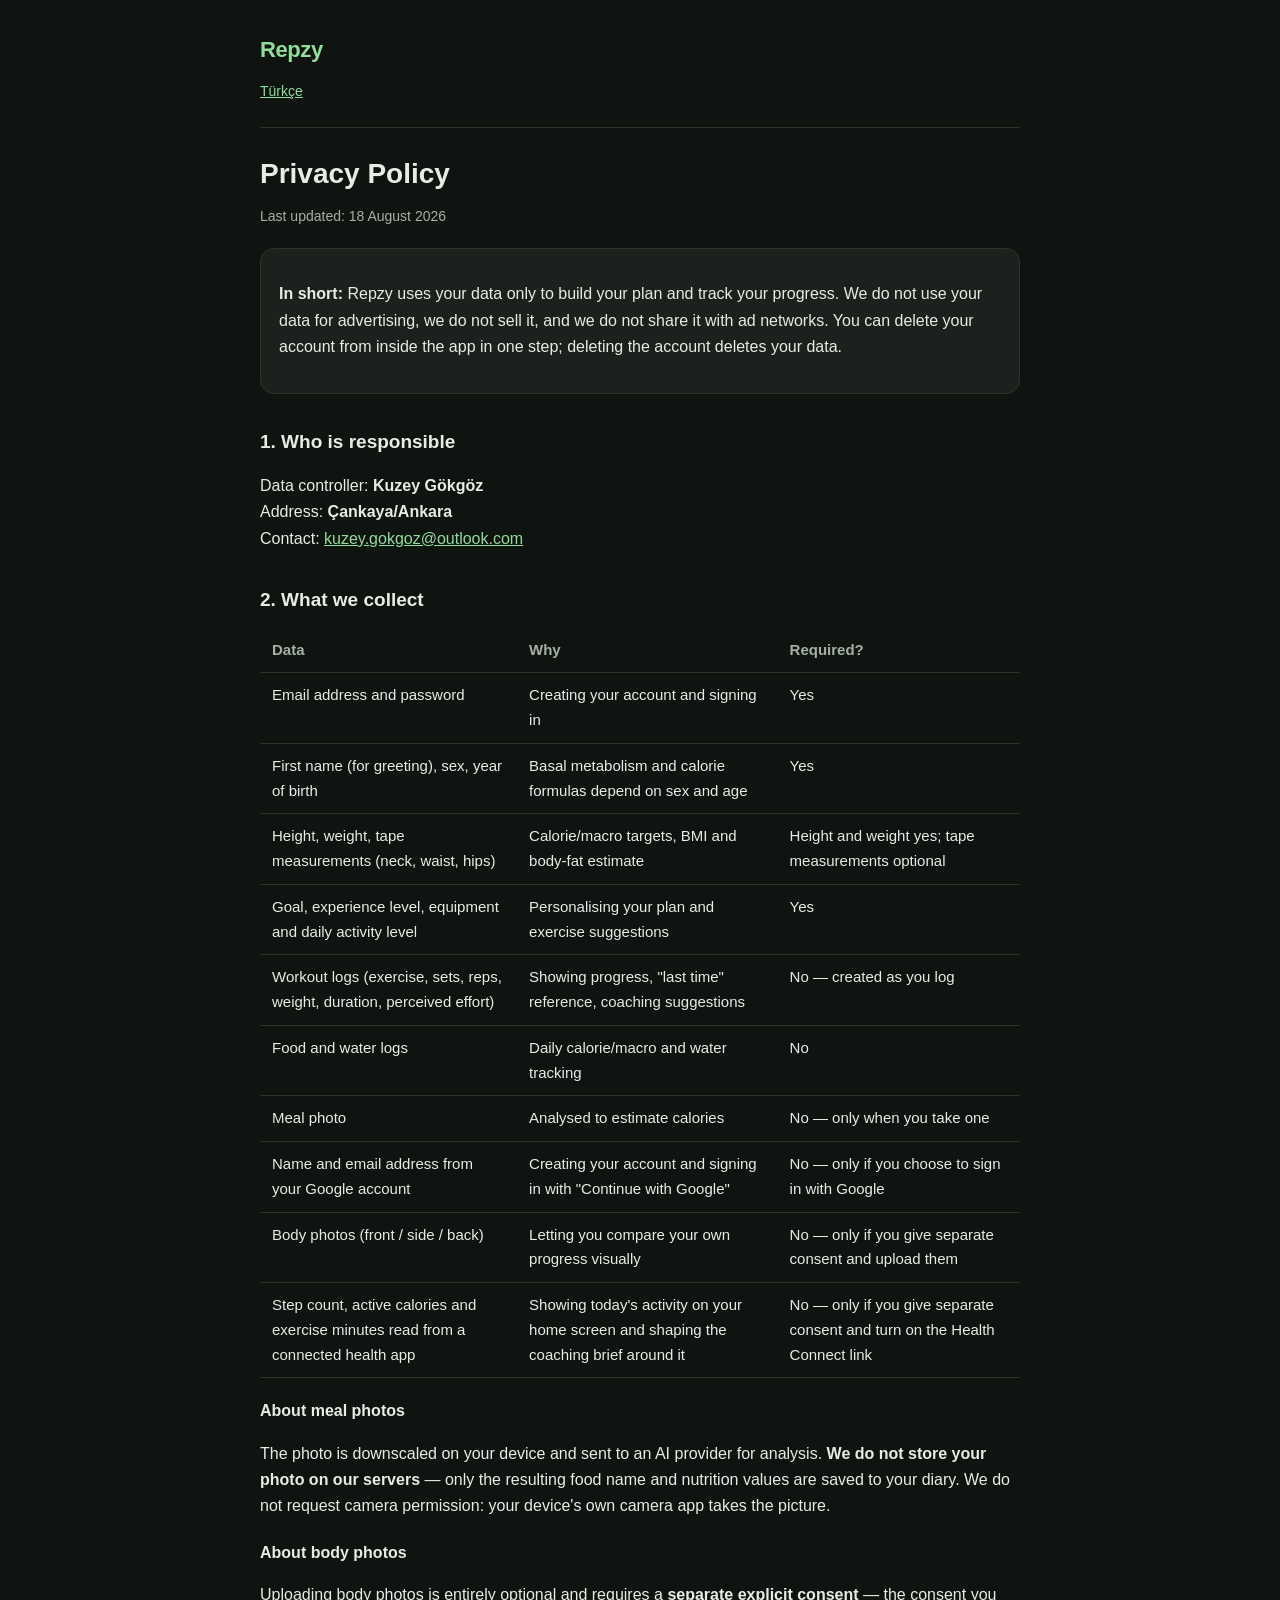
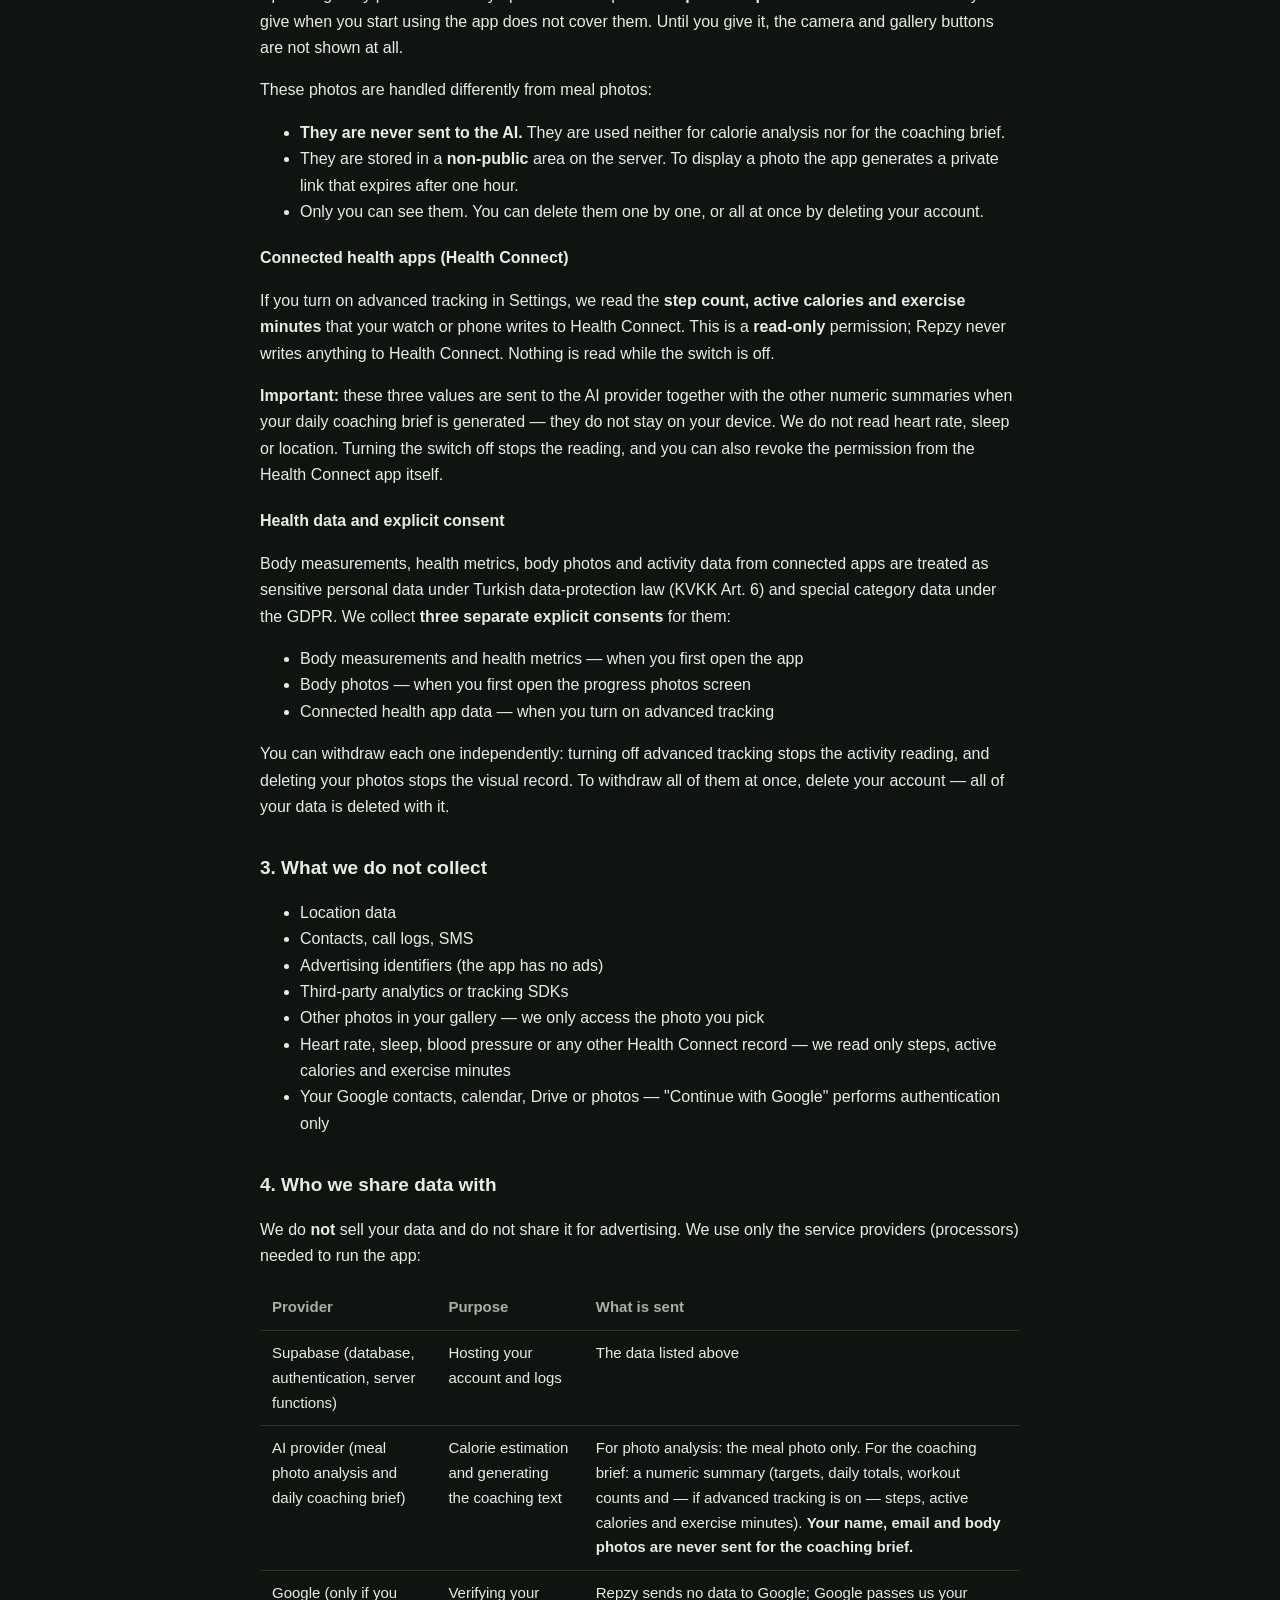
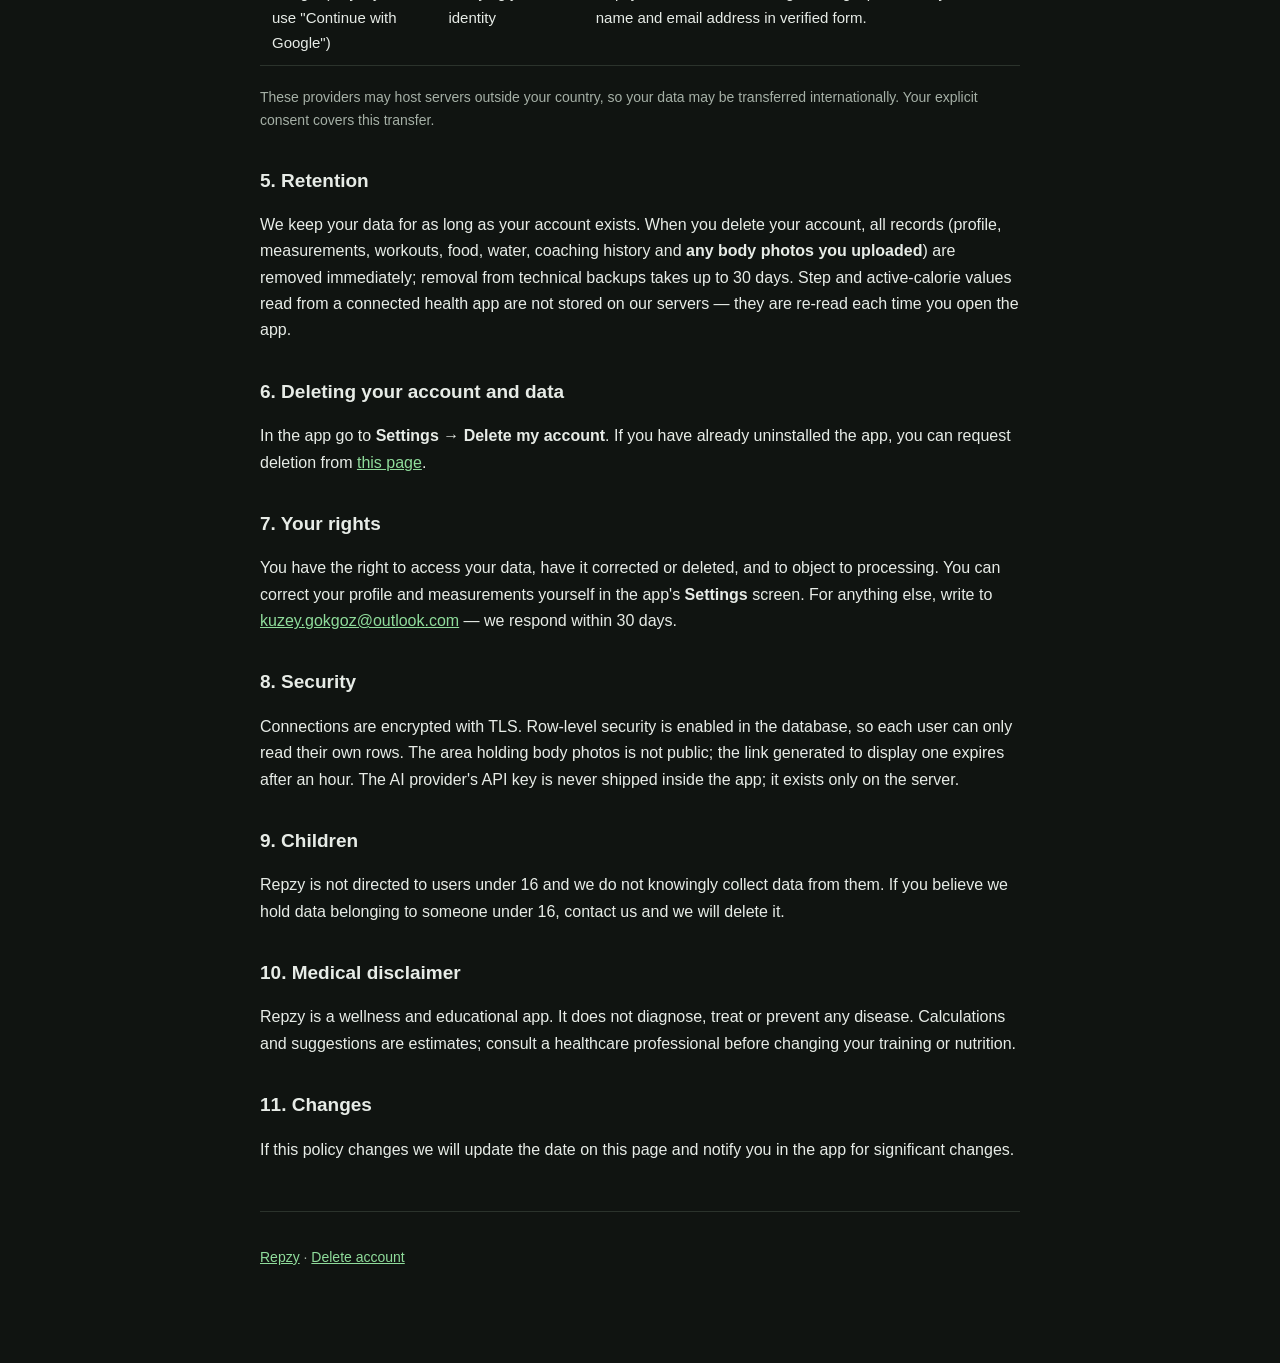
<file: docs/privacy.html>
<!DOCTYPE html>
<html lang="en">
<head>
<meta charset="utf-8">
<meta name="viewport" content="width=device-width, initial-scale=1">
<title>Privacy Policy — Repzy</title>
<link rel="stylesheet" href="style.css">
</head>
<body>
<header>
  <a class="brand" href="index.html">Repzy</a>
  <div class="lang"><a href="gizlilik.html">Türkçe</a></div>
</header>

<main>
<h1>Privacy Policy</h1>
<p class="muted">Last updated: 18 August 2026</p>

<div class="card">
  <p><strong>In short:</strong> Repzy uses your data only to build your plan and track
  your progress. We do not use your data for advertising, we do not sell it, and we do
  not share it with ad networks. You can delete your account from inside the app in one
  step; deleting the account deletes your data.</p>
</div>

<h2>1. Who is responsible</h2>
<p>
  Data controller: <strong>Kuzey Gökgöz</strong><br>
  Address: <strong>Çankaya/Ankara</strong><br>
  Contact: <a href="mailto:kuzey.gokgoz@outlook.com">kuzey.gokgoz@outlook.com</a>
</p>

<h2>2. What we collect</h2>
<table>
  <tr><th>Data</th><th>Why</th><th>Required?</th></tr>
  <tr><td>Email address and password</td><td>Creating your account and signing in</td><td>Yes</td></tr>
  <tr>
    <td>First name (for greeting), sex, year of birth</td>
    <td>Basal metabolism and calorie formulas depend on sex and age</td>
    <td>Yes</td>
  </tr>
  <tr>
    <td>Height, weight, tape measurements (neck, waist, hips)</td>
    <td>Calorie/macro targets, BMI and body-fat estimate</td>
    <td>Height and weight yes; tape measurements optional</td>
  </tr>
  <tr>
    <td>Goal, experience level, equipment and daily activity level</td>
    <td>Personalising your plan and exercise suggestions</td>
    <td>Yes</td>
  </tr>
  <tr>
    <td>Workout logs (exercise, sets, reps, weight, duration, perceived effort)</td>
    <td>Showing progress, "last time" reference, coaching suggestions</td>
    <td>No — created as you log</td>
  </tr>
  <tr><td>Food and water logs</td><td>Daily calorie/macro and water tracking</td><td>No</td></tr>
  <tr><td>Meal photo</td><td>Analysed to estimate calories</td><td>No — only when you take one</td></tr>
  <tr>
    <td>Name and email address from your Google account</td>
    <td>Creating your account and signing in with "Continue with Google"</td>
    <td>No — only if you choose to sign in with Google</td>
  </tr>
  <tr>
    <td>Body photos (front / side / back)</td>
    <td>Letting you compare your own progress visually</td>
    <td>No — only if you give separate consent and upload them</td>
  </tr>
  <tr>
    <td>Step count, active calories and exercise minutes read from a connected
        health app</td>
    <td>Showing today's activity on your home screen and shaping the coaching brief
        around it</td>
    <td>No — only if you give separate consent and turn on the Health Connect link</td>
  </tr>
</table>

<h3>About meal photos</h3>
<p>
  The photo is downscaled on your device and sent to an AI provider for analysis.
  <strong>We do not store your photo on our servers</strong> — only the resulting food
  name and nutrition values are saved to your diary. We do not request camera
  permission: your device's own camera app takes the picture.
</p>

<h3>About body photos</h3>
<p>
  Uploading body photos is entirely optional and requires a <strong>separate explicit
  consent</strong> — the consent you give when you start using the app does not cover
  them. Until you give it, the camera and gallery buttons are not shown at all.
</p>
<p>These photos are handled differently from meal photos:</p>
<ul>
  <li><strong>They are never sent to the AI.</strong> They are used neither for calorie
      analysis nor for the coaching brief.</li>
  <li>They are stored in a <strong>non-public</strong> area on the server. To display a
      photo the app generates a private link that expires after one hour.</li>
  <li>Only you can see them. You can delete them one by one, or all at once by deleting
      your account.</li>
</ul>

<h3>Connected health apps (Health Connect)</h3>
<p>
  If you turn on advanced tracking in Settings, we read the <strong>step count, active
  calories and exercise minutes</strong> that your watch or phone writes to Health
  Connect. This is a <strong>read-only</strong> permission; Repzy never writes anything
  to Health Connect. Nothing is read while the switch is off.
</p>
<p>
  <strong>Important:</strong> these three values are sent to the AI provider together
  with the other numeric summaries when your daily coaching brief is generated — they do
  not stay on your device. We do not read heart rate, sleep or location. Turning the
  switch off stops the reading, and you can also revoke the permission from the Health
  Connect app itself.
</p>

<h3>Health data and explicit consent</h3>
<p>
  Body measurements, health metrics, body photos and activity data from connected apps
  are treated as sensitive personal data under Turkish data-protection law (KVKK Art. 6)
  and special category data under the GDPR. We collect <strong>three separate explicit
  consents</strong> for them:
</p>
<ul>
  <li>Body measurements and health metrics — when you first open the app</li>
  <li>Body photos — when you first open the progress photos screen</li>
  <li>Connected health app data — when you turn on advanced tracking</li>
</ul>
<p>
  You can withdraw each one independently: turning off advanced tracking stops the
  activity reading, and deleting your photos stops the visual record. To withdraw all of
  them at once, delete your account — all of your data is deleted with it.
</p>

<h2>3. What we do not collect</h2>
<ul>
  <li>Location data</li>
  <li>Contacts, call logs, SMS</li>
  <li>Advertising identifiers (the app has no ads)</li>
  <li>Third-party analytics or tracking SDKs</li>
  <li>Other photos in your gallery — we only access the photo you pick</li>
  <li>Heart rate, sleep, blood pressure or any other Health Connect record — we read
      only steps, active calories and exercise minutes</li>
  <li>Your Google contacts, calendar, Drive or photos — "Continue with Google" performs
      authentication only</li>
</ul>

<h2>4. Who we share data with</h2>
<p>We do <strong>not</strong> sell your data and do not share it for advertising. We use
only the service providers (processors) needed to run the app:</p>
<table>
  <tr><th>Provider</th><th>Purpose</th><th>What is sent</th></tr>
  <tr>
    <td>Supabase (database, authentication, server functions)</td>
    <td>Hosting your account and logs</td>
    <td>The data listed above</td>
  </tr>
  <tr>
    <td>AI provider (meal photo analysis and daily coaching brief)</td>
    <td>Calorie estimation and generating the coaching text</td>
    <td>For photo analysis: the meal photo only. For the coaching brief: a numeric summary
    (targets, daily totals, workout counts and — if advanced tracking is on — steps,
    active calories and exercise minutes). <strong>Your name, email and body photos are
    never sent for the coaching brief.</strong></td>
  </tr>
  <tr>
    <td>Google (only if you use "Continue with Google")</td>
    <td>Verifying your identity</td>
    <td>Repzy sends no data to Google; Google passes us your name and email address in
    verified form.</td>
  </tr>
</table>
<p class="muted">
  These providers may host servers outside your country, so your data may be transferred
  internationally. Your explicit consent covers this transfer.
</p>

<h2>5. Retention</h2>
<p>
  We keep your data for as long as your account exists. When you delete your account,
  all records (profile, measurements, workouts, food, water, coaching history and
  <strong>any body photos you uploaded</strong>) are removed immediately; removal from
  technical backups takes up to 30 days. Step and active-calorie values read from a
  connected health app are not stored on our servers — they are re-read each time you
  open the app.
</p>

<h2>6. Deleting your account and data</h2>
<p>
  In the app go to <strong>Settings → Delete my account</strong>. If you have already
  uninstalled the app, you can request deletion from
  <a href="delete-account.html">this page</a>.
</p>

<h2>7. Your rights</h2>
<p>
  You have the right to access your data, have it corrected or deleted, and to object to
  processing. You can correct your profile and measurements yourself in the app's
  <strong>Settings</strong> screen. For anything else, write to
  <a href="mailto:kuzey.gokgoz@outlook.com">kuzey.gokgoz@outlook.com</a> — we respond within 30 days.
</p>

<h2>8. Security</h2>
<p>
  Connections are encrypted with TLS. Row-level security is enabled in the database, so
  each user can only read their own rows. The area holding body photos is not public;
  the link generated to display one expires after an hour. The AI provider's API key is
  never shipped inside the app; it exists only on the server.
</p>

<h2>9. Children</h2>
<p>
  Repzy is not directed to users under 16 and we do not knowingly collect data from
  them. If you believe we hold data belonging to someone under 16, contact us and we
  will delete it.
</p>

<h2>10. Medical disclaimer</h2>
<p>
  Repzy is a wellness and educational app. It does not diagnose, treat or prevent any
  disease. Calculations and suggestions are estimates; consult a healthcare professional
  before changing your training or nutrition.
</p>

<h2>11. Changes</h2>
<p>
  If this policy changes we will update the date on this page and notify you in the app
  for significant changes.
</p>
</main>

<footer>
  <p class="muted">
    <a href="index.html">Repzy</a> ·
    <a href="delete-account.html">Delete account</a>
  </p>
</footer>
</body>
</html>
</file>
<file: docs/style.css>
/* Repzy yasal sayfaları — tek dosya, build adımı yok, GitHub Pages doğrudan servis eder. */
:root {
  --bg: #101411;
  --surface: #1b211c;
  --text: #e7ece7;
  --muted: #a5b0a6;
  --accent: #8fdc9b;
  --border: #2b332c;
}

* { box-sizing: border-box; }

body {
  margin: 0;
  padding: 0 20px 80px;
  background: var(--bg);
  color: var(--text);
  font: 16px/1.65 -apple-system, BlinkMacSystemFont, "Segoe UI", Roboto, Arial, sans-serif;
}

main { max-width: 760px; margin: 0 auto; }

header {
  max-width: 760px;
  margin: 0 auto;
  padding: 32px 0 24px;
  border-bottom: 1px solid var(--border);
}

.brand {
  font-size: 22px;
  font-weight: 700;
  letter-spacing: -0.4px;
  color: var(--accent);
  text-decoration: none;
}

h1 { font-size: 28px; line-height: 1.25; margin: 28px 0 8px; }
h2 { font-size: 19px; margin: 32px 0 8px; }
h3 { font-size: 16px; margin: 20px 0 6px; }

p, li { color: var(--text); }
.muted { color: var(--muted); font-size: 14px; }

a { color: var(--accent); }

table {
  width: 100%;
  border-collapse: collapse;
  margin: 12px 0 20px;
  font-size: 15px;
}
th, td {
  text-align: left;
  padding: 10px 12px;
  border-bottom: 1px solid var(--border);
  vertical-align: top;
}
th { color: var(--muted); font-weight: 600; }

.card {
  background: var(--surface);
  border: 1px solid var(--border);
  border-radius: 14px;
  padding: 16px 18px;
  margin: 20px 0;
}

.lang {
  display: flex;
  gap: 12px;
  margin-top: 12px;
  font-size: 14px;
}

code {
  background: var(--surface);
  border: 1px solid var(--border);
  border-radius: 6px;
  padding: 1px 5px;
  font-size: 14px;
}

footer {
  max-width: 760px;
  margin: 48px auto 0;
  padding-top: 20px;
  border-top: 1px solid var(--border);
}
</file>
